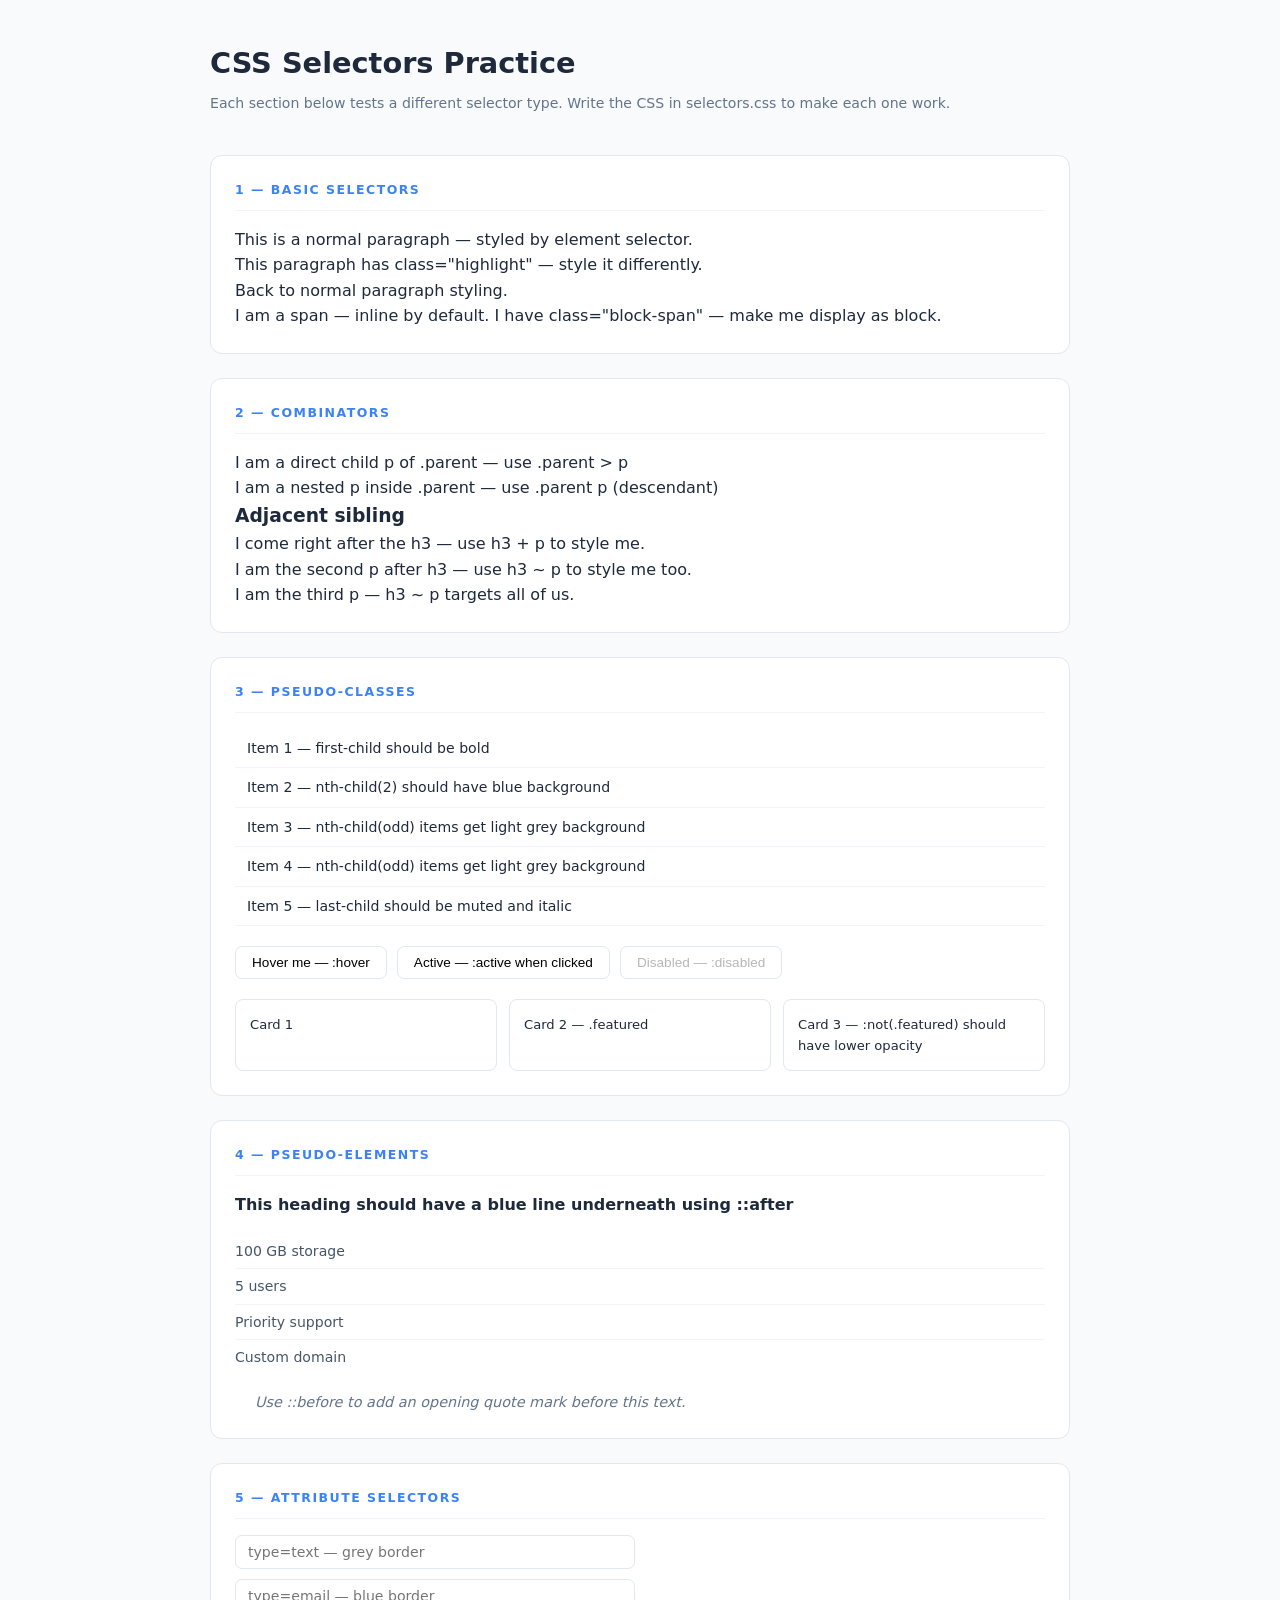
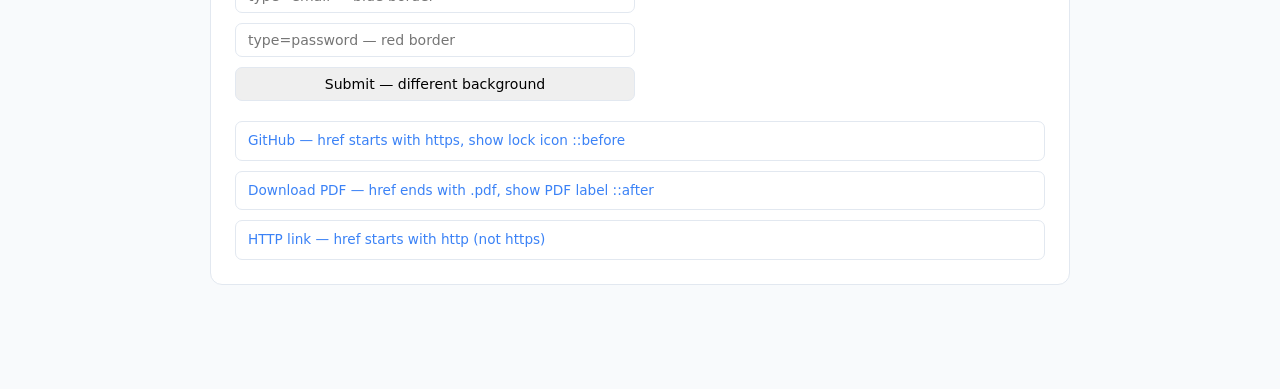
<file: DAY11/index.html>
<!DOCTYPE html>
<html lang="en">
<head>
  <meta charset="UTF-8">
  <meta name="viewport" content="width=device-width, initial-scale=1.0">
  <title>Day 11 — Selectors Practice</title>
  <link rel="stylesheet" href="selectors.css">
</head>
<body>

  <div class="wrap">
    <h1>CSS Selectors Practice</h1>
    <p class="intro">Each section below tests a different selector type. Write the CSS in selectors.css to make each one work.</p>

    <!-- ── SECTION 1: Basic selectors ── -->
    <section class="demo-block">
      <h2>1 — Basic Selectors</h2>
      <p>This is a normal paragraph — styled by element selector.</p>
      <p class="highlight">This paragraph has class="highlight" — style it differently.</p>
      <p>Back to normal paragraph styling.</p>
      <span>I am a span — inline by default.</span>
      <span class="block-span">I have class="block-span" — make me display as block.</span>
    </section>

    <!-- ── SECTION 2: Combinators ── -->
    <section class="demo-block">
      <h2>2 — Combinators</h2>

      <div class="parent">
        <p>I am a direct child p of .parent — use .parent > p</p>
        <div>
          <p>I am a nested p inside .parent — use .parent p (descendant)</p>
        </div>
      </div>

      <h3>Adjacent sibling</h3>
      <p>I come right after the h3 — use h3 + p to style me.</p>
      <p>I am the second p after h3 — use h3 ~ p to style me too.</p>
      <p>I am the third p — h3 ~ p targets all of us.</p>
    </section>

    <!-- ── SECTION 3: Pseudo-classes ── -->
    <section class="demo-block">
      <h2>3 — Pseudo-classes</h2>

      <ul class="styled-list">
        <li>Item 1 — first-child should be bold</li>
        <li>Item 2 — nth-child(2) should have blue background</li>
        <li>Item 3 — nth-child(odd) items get light grey background</li>
        <li>Item 4 — nth-child(odd) items get light grey background</li>
        <li>Item 5 — last-child should be muted and italic</li>
      </ul>

      <div class="btn-group">
        <button class="btn">Hover me — :hover</button>
        <button class="btn">Active — :active when clicked</button>
        <button class="btn" disabled>Disabled — :disabled</button>
      </div>

      <div class="card-group">
        <div class="item-card">Card 1</div>
        <div class="item-card featured">Card 2 — .featured</div>
        <div class="item-card">Card 3 — :not(.featured) should have lower opacity</div>
      </div>
    </section>

    <!-- ── SECTION 4: Pseudo-elements ── -->
    <section class="demo-block">
      <h2>4 — Pseudo-elements</h2>

      <h3 class="underlined-heading">This heading should have a blue line underneath using ::after</h3>

      <ul class="check-list">
        <li>100 GB storage</li>
        <li>5 users</li>
        <li>Priority support</li>
        <li>Custom domain</li>
      </ul>

      <p class="quote">Use ::before to add an opening quote mark before this text.</p>
    </section>

    <!-- ── SECTION 5: Attribute selectors ── -->
    <section class="demo-block">
      <h2>5 — Attribute Selectors</h2>

      <form class="attr-form">
        <input type="text"     placeholder="type=text — grey border">
        <input type="email"    placeholder="type=email — blue border">
        <input type="password" placeholder="type=password — red border">
        <input type="submit"   value="Submit — different background">
      </form>

      <div class="link-list">
        <a href="https://github.com" target="_blank" rel="noopener">GitHub — href starts with https, show lock icon ::before</a>
        <a href="document.pdf">Download PDF — href ends with .pdf, show PDF label ::after</a>
        <a href="http://example.com">HTTP link — href starts with http (not https)</a>
      </div>
    </section>

  </div>

</body>
</html>
</file>
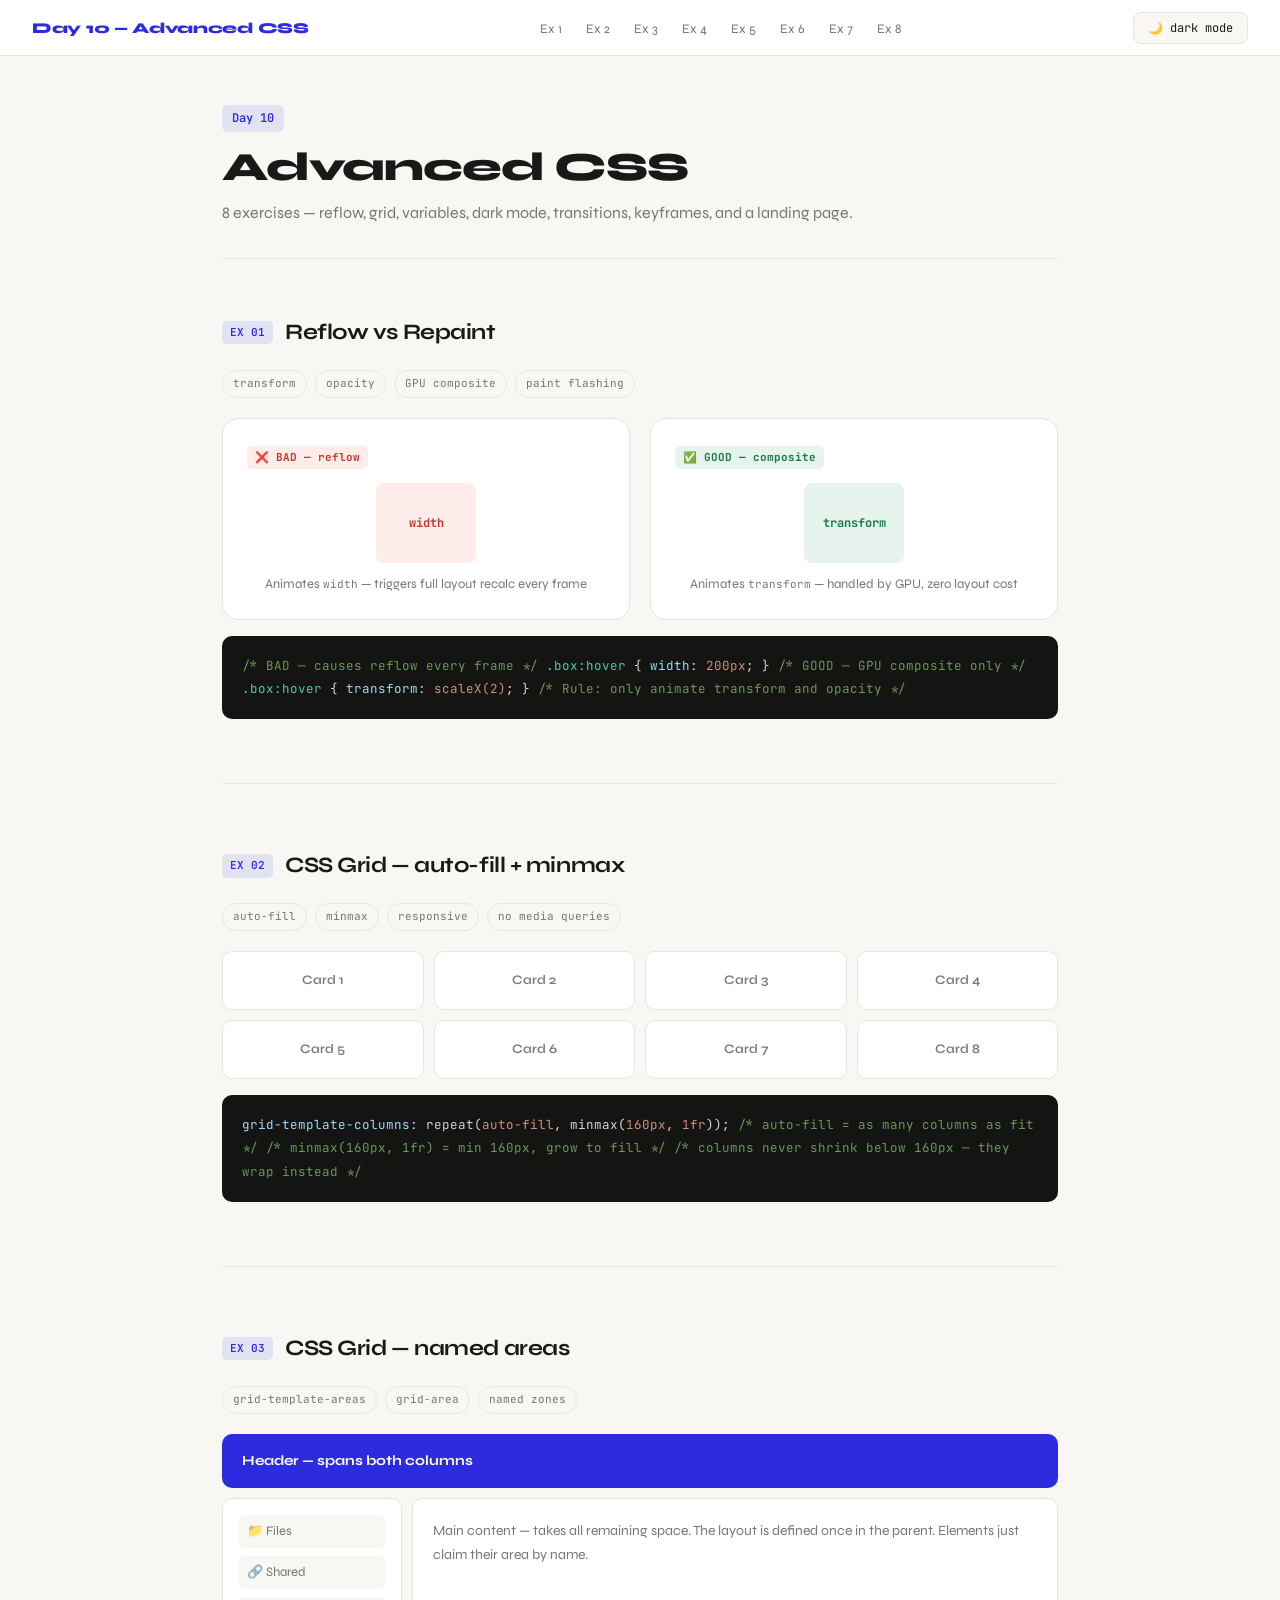
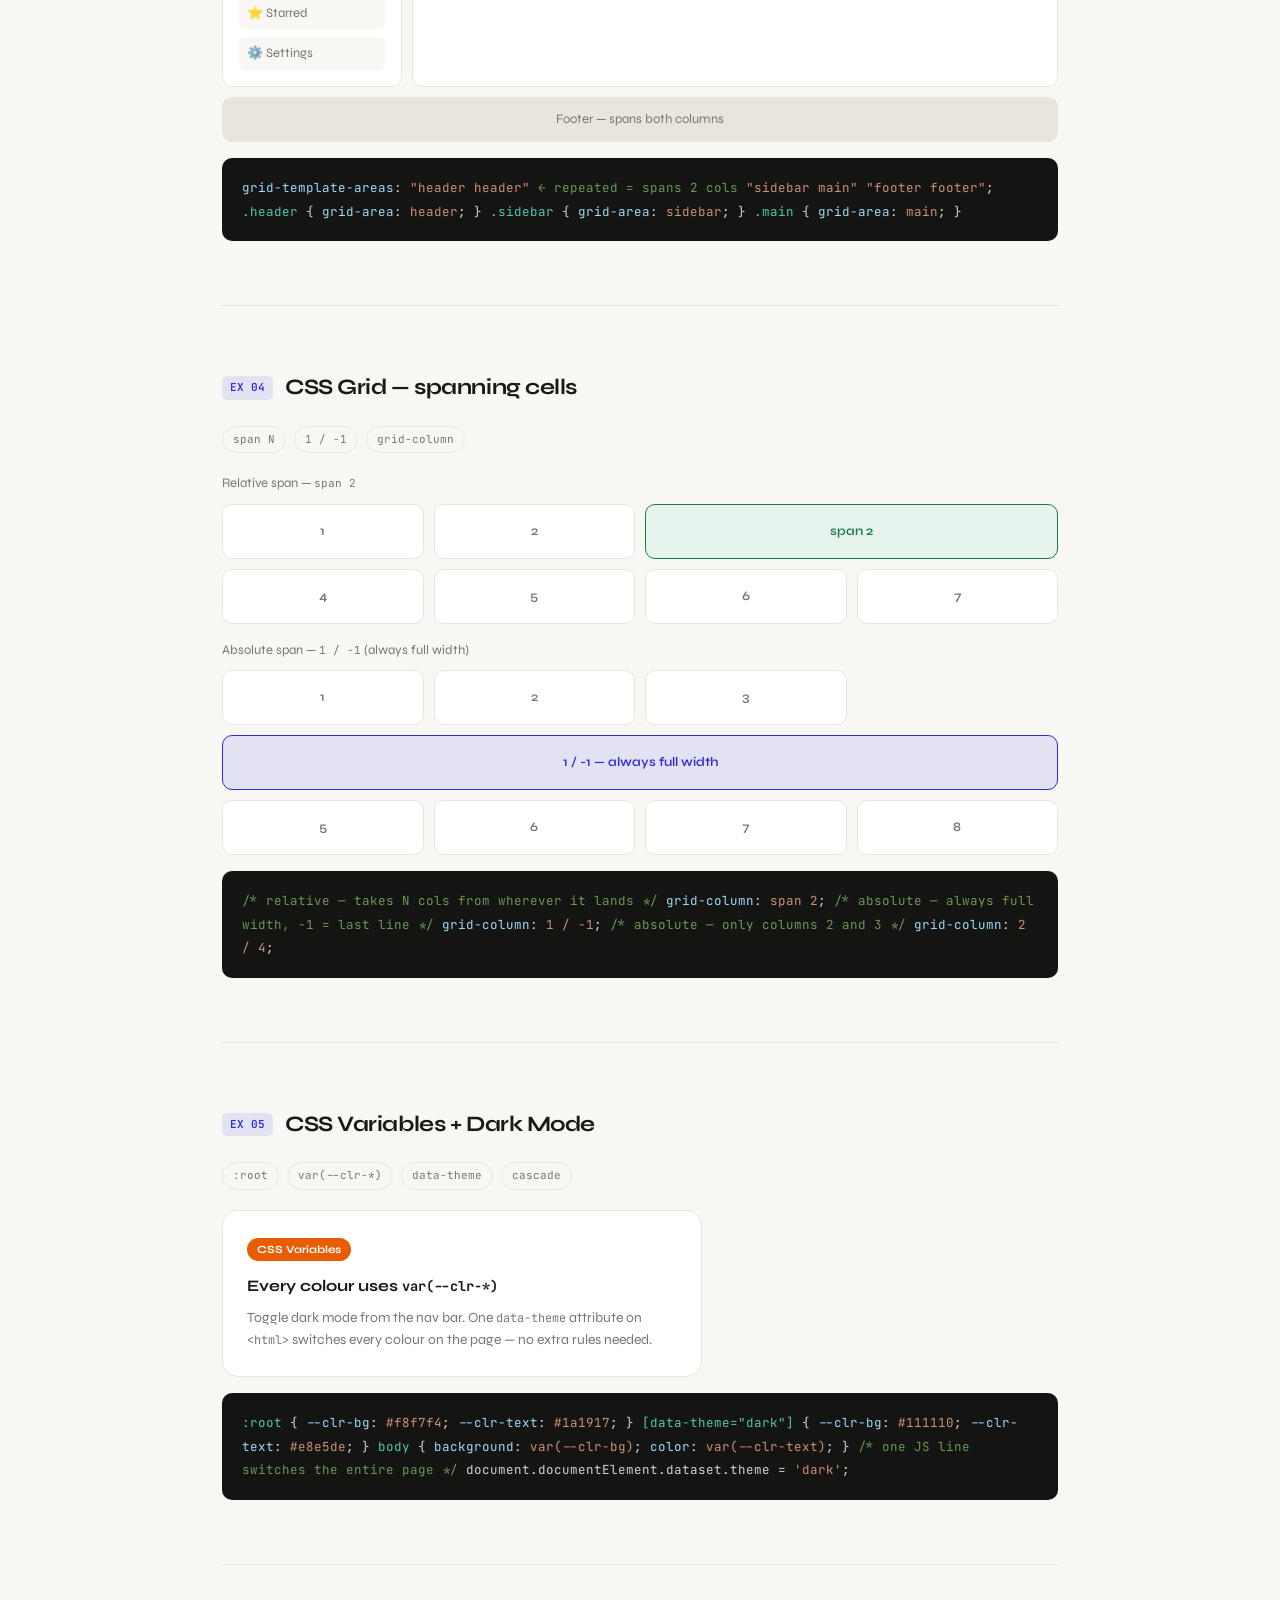
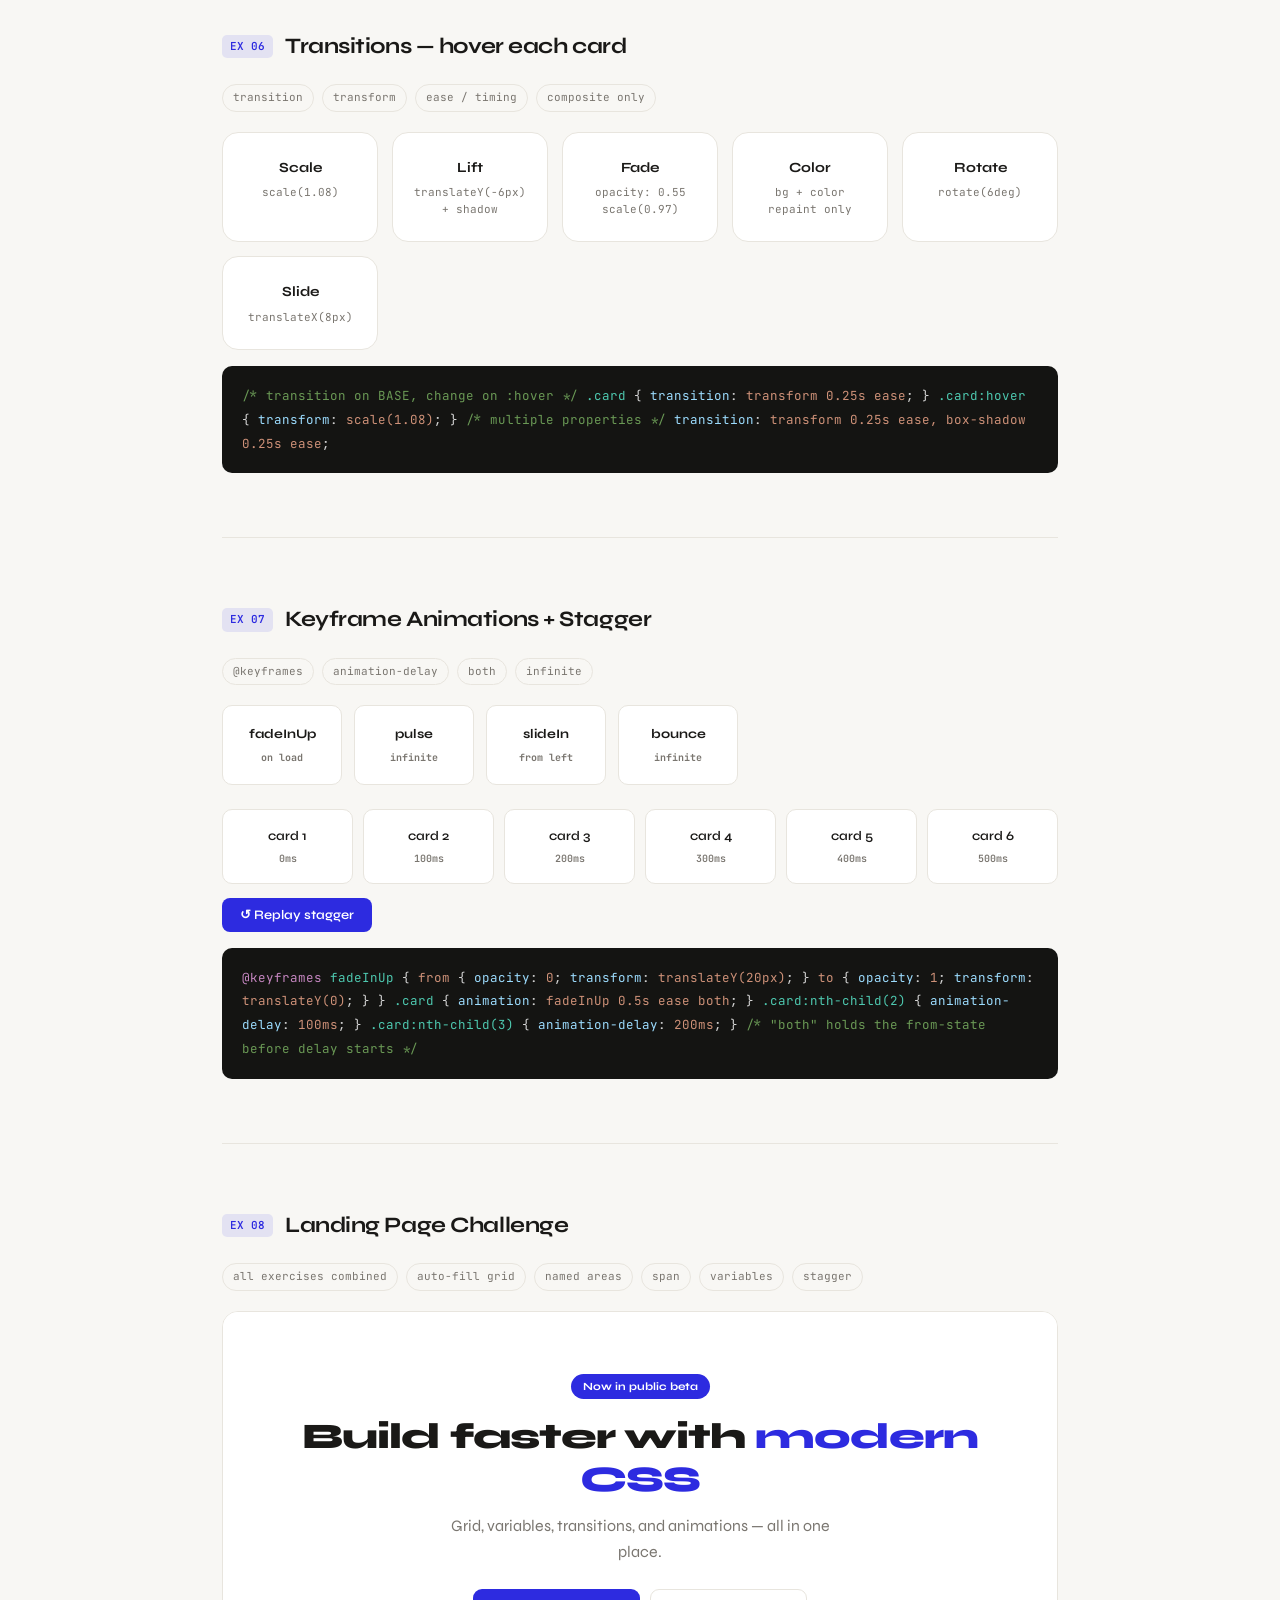
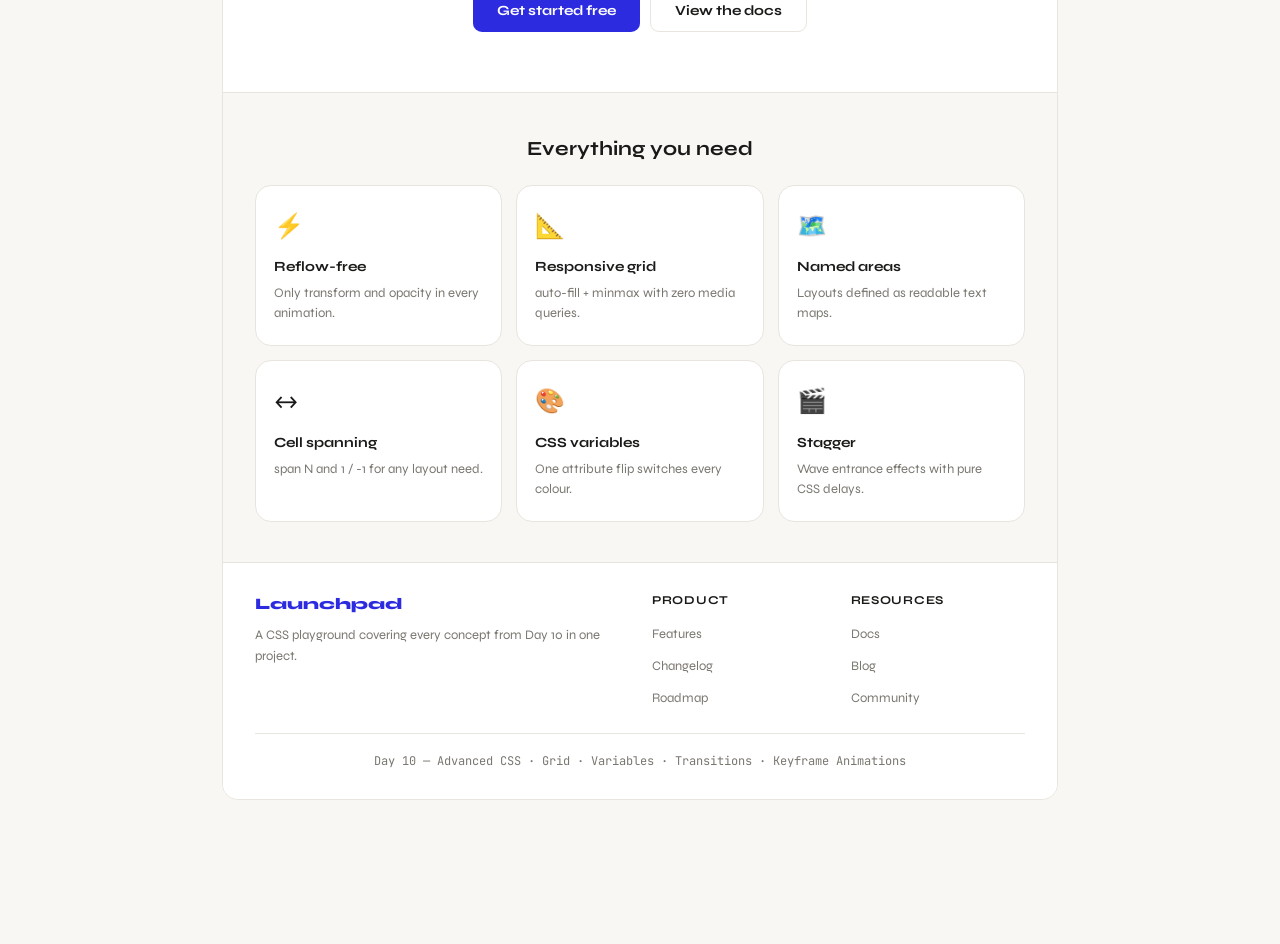
<file: DAY10/day10.html>
<!DOCTYPE html>
<html lang="en">
<head>
  <meta charset="UTF-8" />
  <meta name="viewport" content="width=device-width, initial-scale=1.0"/>
  <title>Day 10 — Advanced CSS</title>
  <link href="https://fonts.googleapis.com/css2?family=JetBrains+Mono:wght@400;600&family=Syne:wght@400;600;700;800&display=swap" rel="stylesheet"/>
  <style>

    /* ============================================================
       CSS VARIABLES — Exercise 5
       ============================================================ */
    :root {
      --clr-bg:        #f8f7f4;
      --clr-surface:   #ffffff;
      --clr-border:    #e8e5de;
      --clr-text:      #1a1917;
      --clr-muted:     #7a7670;
      --clr-primary:   #2d2be0;
      --clr-primary-t: #ffffff;
      --clr-accent:    #e85d04;
      --clr-good:      #1a7a4a;
      --clr-good-bg:   #e6f4ed;
      --clr-bad:       #c0392b;
      --clr-bad-bg:    #fdecea;
      --radius:        10px;
      --radius-lg:     16px;
    }

    [data-theme="dark"] {
      --clr-bg:        #111110;
      --clr-surface:   #1c1c1a;
      --clr-border:    #2e2e2b;
      --clr-text:      #e8e5de;
      --clr-muted:     #7a7670;
      --clr-primary:   #6b69f5;
      --clr-primary-t: #ffffff;
      --clr-accent:    #f97316;
      --clr-good:      #4ade80;
      --clr-good-bg:   #052e16;
      --clr-bad:       #f87171;
      --clr-bad-bg:    #2d0a0a;
    }

    /* ============================================================
       BASE
       ============================================================ */
    *, *::before, *::after { box-sizing: border-box; margin: 0; padding: 0; }

    body {
      font-family: 'Syne', sans-serif;
      background: var(--clr-bg);
      color: var(--clr-text);
      transition: background 0.3s, color 0.3s;
      line-height: 1.6;
    }

    code, .mono {
      font-family: 'JetBrains Mono', monospace;
      font-size: 0.85em;
    }

    /* ============================================================
       STICKY NAV
       ============================================================ */
    .site-nav {
      position: sticky;
      top: 0;
      z-index: 100;
      background: var(--clr-surface);
      border-bottom: 1px solid var(--clr-border);
      padding: 0 32px;
      display: flex;
      align-items: center;
      justify-content: space-between;
      height: 56px;
    }

    .site-nav .brand {
      font-size: 15px;
      font-weight: 800;
      color: var(--clr-primary);
      letter-spacing: -0.02em;
    }

    .nav-links {
      display: flex;
      gap: 4px;
      list-style: none;
    }

    .nav-links a {
      font-size: 13px;
      color: var(--clr-muted);
      text-decoration: none;
      padding: 6px 10px;
      border-radius: 6px;
      transition: background 0.15s, color 0.15s;
    }

    .nav-links a:hover {
      background: var(--clr-border);
      color: var(--clr-text);
    }

    .dark-btn {
      font-family: 'JetBrains Mono', monospace;
      font-size: 12px;
      padding: 7px 14px;
      background: var(--clr-bg);
      border: 1px solid var(--clr-border);
      border-radius: 8px;
      color: var(--clr-text);
      cursor: pointer;
      transition: background 0.2s;
    }

    .dark-btn:hover { background: var(--clr-border); }

    /* ============================================================
       PAGE WRAPPER
       ============================================================ */
    .page {
      max-width: 900px;
      margin: 0 auto;
      padding: 48px 32px 80px;
    }

    .page-header {
      margin-bottom: 56px;
      padding-bottom: 32px;
      border-bottom: 1px solid var(--clr-border);
    }

    .page-header .day-tag {
      display: inline-block;
      font-family: 'JetBrains Mono', monospace;
      font-size: 12px;
      font-weight: 600;
      color: var(--clr-primary);
      background: color-mix(in srgb, var(--clr-primary) 10%, transparent);
      padding: 4px 10px;
      border-radius: 6px;
      margin-bottom: 12px;
    }

    .page-header h1 {
      font-size: 40px;
      font-weight: 800;
      line-height: 1.15;
      letter-spacing: -0.03em;
      margin-bottom: 10px;
    }

    .page-header p {
      font-size: 16px;
      color: var(--clr-muted);
    }

    /* ============================================================
       EXERCISE SECTIONS
       ============================================================ */
    .exercise {
      margin-bottom: 64px;
      scroll-margin-top: 72px;
    }

    .ex-header {
      display: flex;
      align-items: center;
      gap: 12px;
      margin-bottom: 20px;
    }

    .ex-num {
      font-family: 'JetBrains Mono', monospace;
      font-size: 11px;
      font-weight: 600;
      color: var(--clr-primary);
      background: color-mix(in srgb, var(--clr-primary) 10%, transparent);
      padding: 3px 8px;
      border-radius: 5px;
      flex-shrink: 0;
    }

    .ex-title {
      font-size: 22px;
      font-weight: 700;
      letter-spacing: -0.02em;
    }

    .ex-divider {
      border: none;
      border-top: 1px solid var(--clr-border);
      margin: 64px 0;
    }

    /* ============================================================
       CODE BLOCKS
       ============================================================ */
    .code-block {
      background: #141412;
      color: #d4d4d4;
      border-radius: var(--radius);
      padding: 18px 20px;
      font-family: 'JetBrains Mono', monospace;
      font-size: 12.5px;
      line-height: 1.9;
      margin-top: 16px;
      overflow-x: auto;
    }

    .ck  { color: #c586c0; }
    .cp  { color: #9cdcfe; }
    .cv  { color: #ce9178; }
    .cc  { color: #6a9955; }
    .cs  { color: #4ec9b0; }

    /* ============================================================
       EX 1 — Reflow vs Repaint
       ============================================================ */
    .ex1-row {
      display: flex;
      gap: 20px;
      flex-wrap: wrap;
    }

    .ex1-card {
      flex: 1;
      min-width: 200px;
      border: 1px solid var(--clr-border);
      border-radius: var(--radius-lg);
      padding: 24px;
      background: var(--clr-surface);
    }

    .ex1-card .badge {
      font-size: 11px;
      font-weight: 700;
      font-family: 'JetBrains Mono', monospace;
      padding: 3px 8px;
      border-radius: 5px;
      margin-bottom: 14px;
      display: inline-block;
    }

    .badge-bad  { background: var(--clr-bad-bg);  color: var(--clr-bad);  }
    .badge-good { background: var(--clr-good-bg); color: var(--clr-good); }

    .demo-box {
      width: 100px;
      height: 80px;
      border-radius: 8px;
      display: flex;
      align-items: center;
      justify-content: center;
      font-size: 12px;
      font-weight: 700;
      font-family: 'JetBrains Mono', monospace;
      margin: 0 auto 12px;
      cursor: default;
    }

    .bad-demo  { background: var(--clr-bad-bg);  color: var(--clr-bad);  transition: width 0.4s ease; }
    .bad-demo:hover  { width: 180px; }

    .good-demo { background: var(--clr-good-bg); color: var(--clr-good); transition: transform 0.4s ease; }
    .good-demo:hover { transform: scaleX(1.6); }

    .ex1-note { font-size: 13px; color: var(--clr-muted); text-align: center; line-height: 1.5; }

    /* ============================================================
       EX 2 — auto-fill + minmax
       ============================================================ */
    .auto-grid {
      display: grid;
      grid-template-columns: repeat(auto-fill, minmax(160px, 1fr));
      gap: 10px;
    }

    .grid-card {
      background: var(--clr-surface);
      border: 1px solid var(--clr-border);
      border-radius: var(--radius);
      padding: 18px;
      font-size: 13px;
      font-weight: 600;
      text-align: center;
      color: var(--clr-muted);
    }

    /* ============================================================
       EX 3 — named areas
       ============================================================ */
    .named-layout {
      display: grid;
      grid-template-areas:
        "header  header"
        "sidebar main"
        "footer  footer";
      grid-template-columns: 180px 1fr;
      grid-template-rows: auto 1fr auto;
      gap: 10px;
      min-height: 280px;
    }

    .ga-header  { grid-area: header;  }
    .ga-sidebar { grid-area: sidebar; }
    .ga-main    { grid-area: main;    }
    .ga-footer  { grid-area: footer;  }

    .ga-header  { background: var(--clr-primary); color: var(--clr-primary-t); border-radius: var(--radius); padding: 16px 20px; font-weight: 700; font-size: 14px; }
    .ga-sidebar { background: var(--clr-surface); border: 1px solid var(--clr-border); border-radius: var(--radius); padding: 16px; font-size: 13px; color: var(--clr-muted); }
    .ga-main    { background: var(--clr-surface); border: 1px solid var(--clr-border); border-radius: var(--radius); padding: 20px; font-size: 14px; color: var(--clr-muted); line-height: 1.7; }
    .ga-footer  { background: var(--clr-border);  border-radius: var(--radius); padding: 12px 20px; font-size: 13px; color: var(--clr-muted); text-align: center; }

    .ga-sidebar ul { list-style: none; display: flex; flex-direction: column; gap: 8px; }
    .ga-sidebar li { padding: 6px 8px; border-radius: 6px; background: var(--clr-bg); cursor: pointer; }

    /* ============================================================
       EX 4 — spanning cells
       ============================================================ */
    .span-grid {
      display: grid;
      grid-template-columns: repeat(4, 1fr);
      gap: 10px;
      margin-bottom: 16px;
    }

    .span-card {
      background: var(--clr-surface);
      border: 1px solid var(--clr-border);
      border-radius: var(--radius);
      padding: 16px;
      font-size: 13px;
      font-weight: 600;
      text-align: center;
      color: var(--clr-muted);
    }

    .span-2    { grid-column: span 2;  background: var(--clr-good-bg); border-color: var(--clr-good); color: var(--clr-good); }
    .span-full { grid-column: 1 / -1; background: color-mix(in srgb, var(--clr-primary) 10%, transparent); border-color: var(--clr-primary); color: var(--clr-primary); }

    /* ============================================================
       EX 5 — CSS Variables demo
       ============================================================ */
    .var-demo-card {
      background: var(--clr-surface);
      border: 1px solid var(--clr-border);
      border-radius: var(--radius-lg);
      padding: 24px;
      max-width: 480px;
    }

    .var-demo-badge {
      display: inline-block;
      background: var(--clr-accent);
      color: #fff;
      font-size: 11px;
      font-weight: 700;
      padding: 3px 10px;
      border-radius: 20px;
      margin-bottom: 12px;
    }

    .var-demo-card h3 { font-size: 16px; margin-bottom: 8px; }
    .var-demo-card p  { font-size: 14px; color: var(--clr-muted); line-height: 1.6; }

    /* ============================================================
       EX 6 — Transitions
       ============================================================ */
    .transition-grid {
      display: grid;
      grid-template-columns: repeat(auto-fill, minmax(150px, 1fr));
      gap: 14px;
    }

    .t-card {
      background: var(--clr-surface);
      border: 1px solid var(--clr-border);
      border-radius: var(--radius-lg);
      padding: 24px 16px;
      text-align: center;
      cursor: pointer;
    }

    .t-card .t-name { font-size: 14px; font-weight: 700; margin-bottom: 5px; }
    .t-card .t-code { font-family: 'JetBrains Mono', monospace; font-size: 11px; color: var(--clr-muted); line-height: 1.5; }

    .t-scale     { transition: transform 0.25s ease; }
    .t-scale:hover { transform: scale(1.08); }

    .t-lift      { transition: transform 0.25s ease, box-shadow 0.25s ease; }
    .t-lift:hover  { transform: translateY(-6px); box-shadow: 0 16px 32px rgba(0,0,0,0.12); }

    .t-fade      { transition: opacity 0.25s ease, transform 0.25s ease; }
    .t-fade:hover  { opacity: 0.55; transform: scale(0.97); }

    .t-color     { transition: background 0.25s ease, color 0.25s ease, border-color 0.25s ease; }
    .t-color:hover { background: var(--clr-primary); color: var(--clr-primary-t); border-color: var(--clr-primary); }
    .t-color:hover .t-code { color: rgba(255,255,255,0.7); }

    .t-rotate    { transition: transform 0.25s ease; }
    .t-rotate:hover { transform: rotate(6deg); }

    .t-slide     { transition: transform 0.25s ease; }
    .t-slide:hover  { transform: translateX(8px); }

    /* ============================================================
       EX 7 — Keyframes + Stagger
       ============================================================ */
    @keyframes fadeInUp {
      from { opacity: 0; transform: translateY(20px); }
      to   { opacity: 1; transform: translateY(0); }
    }

    @keyframes pulse {
      0%, 100% { transform: scale(1); }
      50%       { transform: scale(1.09); }
    }

    @keyframes slideIn {
      from { opacity: 0; transform: translateX(-32px); }
      to   { opacity: 1; transform: translateX(0); }
    }

    @keyframes bounce {
      0%, 100% { transform: translateY(0); }
      50%       { transform: translateY(-18px); }
    }

    .anim-row {
      display: flex;
      gap: 12px;
      flex-wrap: wrap;
      margin-bottom: 24px;
    }

    .anim-box {
      background: var(--clr-surface);
      border: 1px solid var(--clr-border);
      border-radius: var(--radius);
      padding: 18px 20px;
      font-size: 13px;
      font-weight: 700;
      text-align: center;
      min-width: 120px;
    }

    .anim-box .a-label { font-family: 'JetBrains Mono', monospace; font-size: 10px; color: var(--clr-muted); margin-top: 5px; }

    .a-fadeinup { animation: fadeInUp 0.6s ease both; }
    .a-pulse    { animation: pulse 1.2s ease-in-out infinite; }
    .a-slidein  { animation: slideIn 0.6s ease both; }
    .a-bounce   { animation: bounce 0.7s ease-in-out infinite; }

    .stagger-grid {
      display: grid;
      grid-template-columns: repeat(auto-fill, minmax(130px, 1fr));
      gap: 10px;
    }

    .stagger-card {
      background: var(--clr-surface);
      border: 1px solid var(--clr-border);
      border-radius: var(--radius);
      padding: 16px;
      font-size: 13px;
      font-weight: 600;
      text-align: center;
      animation: fadeInUp 0.5s ease both;
    }

    .stagger-card .s-delay { font-family: 'JetBrains Mono', monospace; font-size: 10px; color: var(--clr-muted); margin-top: 4px; }
    .stagger-card:nth-child(1) { animation-delay: 0ms; }
    .stagger-card:nth-child(2) { animation-delay: 100ms; }
    .stagger-card:nth-child(3) { animation-delay: 200ms; }
    .stagger-card:nth-child(4) { animation-delay: 300ms; }
    .stagger-card:nth-child(5) { animation-delay: 400ms; }
    .stagger-card:nth-child(6) { animation-delay: 500ms; }

    .replay-btn {
      margin-top: 14px;
      padding: 9px 18px;
      background: var(--clr-primary);
      color: var(--clr-primary-t);
      border: none;
      border-radius: 8px;
      font-size: 13px;
      font-weight: 600;
      font-family: 'Syne', sans-serif;
      cursor: pointer;
      transition: transform 0.2s ease;
    }

    .replay-btn:hover { transform: translateY(-2px); }

    /* ============================================================
       EX 8 — Landing Page Challenge
       ============================================================ */
    .landing {
      border: 1px solid var(--clr-border);
      border-radius: var(--radius-lg);
      overflow: hidden;
      background: var(--clr-surface);
    }

    .lp-hero {
      text-align: center;
      padding: 60px 32px;
      background: var(--clr-surface);
      border-bottom: 1px solid var(--clr-border);
    }

    .lp-badge {
      display: inline-block;
      background: var(--clr-primary);
      color: var(--clr-primary-t);
      font-size: 11px;
      font-weight: 700;
      padding: 4px 12px;
      border-radius: 20px;
      margin-bottom: 16px;
    }

    .lp-hero h2 {
      font-size: 36px;
      font-weight: 800;
      letter-spacing: -0.03em;
      margin-bottom: 12px;
      line-height: 1.2;
    }

    .lp-hero h2 span { color: var(--clr-primary); }

    .lp-hero p {
      font-size: 16px;
      color: var(--clr-muted);
      max-width: 400px;
      margin: 0 auto 24px;
    }

    .lp-cta { display: flex; gap: 10px; justify-content: center; flex-wrap: wrap; }

    .lp-btn-primary {
      padding: 12px 24px;
      background: var(--clr-primary);
      color: var(--clr-primary-t);
      border: none;
      border-radius: 9px;
      font-size: 14px;
      font-weight: 700;
      font-family: 'Syne', sans-serif;
      cursor: pointer;
      transition: transform 0.2s ease;
    }

    .lp-btn-primary:hover { transform: translateY(-2px); }

    .lp-btn-secondary {
      padding: 12px 24px;
      background: transparent;
      color: var(--clr-text);
      border: 1px solid var(--clr-border);
      border-radius: 9px;
      font-size: 14px;
      font-weight: 700;
      font-family: 'Syne', sans-serif;
      cursor: pointer;
      transition: transform 0.2s ease, background 0.2s ease;
    }

    .lp-btn-secondary:hover { transform: translateY(-2px); background: var(--clr-bg); }

    .lp-features {
      padding: 40px 32px;
      background: var(--clr-bg);
      border-bottom: 1px solid var(--clr-border);
    }

    .lp-features h3 { font-size: 20px; font-weight: 700; margin-bottom: 20px; text-align: center; }

    .lp-feature-grid {
      display: grid;
      grid-template-columns: repeat(auto-fill, minmax(200px, 1fr));
      gap: 14px;
    }

    .lp-card {
      background: var(--clr-surface);
      border: 1px solid var(--clr-border);
      border-radius: var(--radius-lg);
      padding: 22px 18px;
      transition: transform 0.25s ease, box-shadow 0.25s ease;
      animation: fadeInUp 0.5s ease both;
      cursor: default;
    }

    .lp-card:hover { transform: translateY(-4px); box-shadow: 0 12px 28px rgba(0,0,0,0.08); }
    .lp-card:nth-child(1) { animation-delay: 0ms; }
    .lp-card:nth-child(2) { animation-delay: 100ms; }
    .lp-card:nth-child(3) { animation-delay: 200ms; }
    .lp-card:nth-child(4) { animation-delay: 300ms; }
    .lp-card:nth-child(5) { animation-delay: 400ms; }
    .lp-card:nth-child(6) { animation-delay: 500ms; }

    .lp-card .lp-icon { font-size: 24px; margin-bottom: 10px; }
    .lp-card h4 { font-size: 14px; font-weight: 700; margin-bottom: 6px; }
    .lp-card p  { font-size: 13px; color: var(--clr-muted); line-height: 1.5; }

    .lp-footer {
      padding: 28px 32px;
      display: grid;
      grid-template-columns: repeat(4, 1fr);
      gap: 24px;
      background: var(--clr-surface);
    }

    .lp-footer-brand { grid-column: span 2; }
    .lp-footer-brand .lp-logo { font-size: 16px; font-weight: 800; color: var(--clr-primary); margin-bottom: 8px; }
    .lp-footer-brand p { font-size: 13px; color: var(--clr-muted); line-height: 1.6; }
    .lp-footer-col h5 { font-size: 12px; font-weight: 700; text-transform: uppercase; letter-spacing: 0.06em; margin-bottom: 10px; color: var(--clr-text); }
    .lp-footer-col ul { list-style: none; display: flex; flex-direction: column; gap: 6px; }
    .lp-footer-col a  { font-size: 13px; color: var(--clr-muted); text-decoration: none; transition: color 0.15s; }
    .lp-footer-col a:hover { color: var(--clr-primary); }

    .lp-footer-bottom {
      grid-column: 1 / -1;
      border-top: 1px solid var(--clr-border);
      padding-top: 18px;
      font-size: 12px;
      color: var(--clr-muted);
      text-align: center;
      font-family: 'JetBrains Mono', monospace;
    }

    /* ============================================================
       CONCEPT PILLS
       ============================================================ */
    .concept-pills {
      display: flex;
      flex-wrap: wrap;
      gap: 8px;
      margin-bottom: 20px;
    }

    .pill {
      font-family: 'JetBrains Mono', monospace;
      font-size: 11px;
      padding: 4px 10px;
      border-radius: 20px;
      background: var(--clr-bg);
      border: 1px solid var(--clr-border);
      color: var(--clr-muted);
    }

  </style>
</head>
<body>

  <!-- STICKY NAV -->
  <nav class="site-nav">
    <div class="brand">Day 10 — Advanced CSS</div>
    <ul class="nav-links">
      <li><a href="#ex1">Ex 1</a></li>
      <li><a href="#ex2">Ex 2</a></li>
      <li><a href="#ex3">Ex 3</a></li>
      <li><a href="#ex4">Ex 4</a></li>
      <li><a href="#ex5">Ex 5</a></li>
      <li><a href="#ex6">Ex 6</a></li>
      <li><a href="#ex7">Ex 7</a></li>
      <li><a href="#ex8">Ex 8</a></li>
    </ul>
    <button class="dark-btn" onclick="toggleDark()">🌙 dark mode</button>
  </nav>

  <div class="page">

    <div class="page-header">
      <div class="day-tag">Day 10</div>
      <h1>Advanced CSS</h1>
      <p>8 exercises — reflow, grid, variables, dark mode, transitions, keyframes, and a landing page.</p>
    </div>

    <!-- ==================== EXERCISE 1 ==================== -->
    <section class="exercise" id="ex1">
      <div class="ex-header">
        <span class="ex-num">EX 01</span>
        <h2 class="ex-title">Reflow vs Repaint</h2>
      </div>
      <div class="concept-pills">
        <span class="pill">transform</span>
        <span class="pill">opacity</span>
        <span class="pill">GPU composite</span>
        <span class="pill">paint flashing</span>
      </div>

      <div class="ex1-row">
        <div class="ex1-card">
          <span class="badge badge-bad">❌ BAD — reflow</span>
          <div class="demo-box bad-demo">width</div>
          <p class="ex1-note">Animates <code>width</code> — triggers full layout recalc every frame</p>
        </div>
        <div class="ex1-card">
          <span class="badge badge-good">✅ GOOD — composite</span>
          <div class="demo-box good-demo">transform</div>
          <p class="ex1-note">Animates <code>transform</code> — handled by GPU, zero layout cost</p>
        </div>
      </div>

      <div class="code-block">
<span class="cc">/* BAD — causes reflow every frame */</span>
<span class="cs">.box:hover</span> { <span class="cp">width</span>: <span class="cv">200px</span>; }

<span class="cc">/* GOOD — GPU composite only */</span>
<span class="cs">.box:hover</span> { <span class="cp">transform</span>: <span class="cv">scaleX(2)</span>; }

<span class="cc">/* Rule: only animate transform and opacity */</span></div>
    </section>

    <hr class="ex-divider" />

    <!-- ==================== EXERCISE 2 ==================== -->
    <section class="exercise" id="ex2">
      <div class="ex-header">
        <span class="ex-num">EX 02</span>
        <h2 class="ex-title">CSS Grid — auto-fill + minmax</h2>
      </div>
      <div class="concept-pills">
        <span class="pill">auto-fill</span>
        <span class="pill">minmax</span>
        <span class="pill">responsive</span>
        <span class="pill">no media queries</span>
      </div>

      <div class="auto-grid">
        <div class="grid-card">Card 1</div>
        <div class="grid-card">Card 2</div>
        <div class="grid-card">Card 3</div>
        <div class="grid-card">Card 4</div>
        <div class="grid-card">Card 5</div>
        <div class="grid-card">Card 6</div>
        <div class="grid-card">Card 7</div>
        <div class="grid-card">Card 8</div>
      </div>

      <div class="code-block">
<span class="cp">grid-template-columns</span>: repeat(<span class="cv">auto-fill</span>, minmax(<span class="cv">160px</span>, <span class="cv">1fr</span>));

<span class="cc">/* auto-fill = as many columns as fit */</span>
<span class="cc">/* minmax(160px, 1fr) = min 160px, grow to fill */</span>
<span class="cc">/* columns never shrink below 160px — they wrap instead */</span></div>
    </section>

    <hr class="ex-divider" />

    <!-- ==================== EXERCISE 3 ==================== -->
    <section class="exercise" id="ex3">
      <div class="ex-header">
        <span class="ex-num">EX 03</span>
        <h2 class="ex-title">CSS Grid — named areas</h2>
      </div>
      <div class="concept-pills">
        <span class="pill">grid-template-areas</span>
        <span class="pill">grid-area</span>
        <span class="pill">named zones</span>
      </div>

      <div class="named-layout">
        <header class="ga-header">Header — spans both columns</header>
        <aside class="ga-sidebar">
          <ul>
            <li>📁 Files</li>
            <li>🔗 Shared</li>
            <li>⭐ Starred</li>
            <li>⚙️ Settings</li>
          </ul>
        </aside>
        <main class="ga-main">Main content — takes all remaining space. The layout is defined once in the parent. Elements just claim their area by name.</main>
        <footer class="ga-footer">Footer — spans both columns</footer>
      </div>

      <div class="code-block">
<span class="cp">grid-template-areas</span>:
  <span class="cv">"header  header"</span>   <span class="cc">← repeated = spans 2 cols</span>
  <span class="cv">"sidebar main"</span>
  <span class="cv">"footer  footer"</span>;

<span class="cs">.header</span>  { <span class="cp">grid-area</span>: <span class="cv">header</span>;  }
<span class="cs">.sidebar</span> { <span class="cp">grid-area</span>: <span class="cv">sidebar</span>; }
<span class="cs">.main</span>    { <span class="cp">grid-area</span>: <span class="cv">main</span>;    }</div>
    </section>

    <hr class="ex-divider" />

    <!-- ==================== EXERCISE 4 ==================== -->
    <section class="exercise" id="ex4">
      <div class="ex-header">
        <span class="ex-num">EX 04</span>
        <h2 class="ex-title">CSS Grid — spanning cells</h2>
      </div>
      <div class="concept-pills">
        <span class="pill">span N</span>
        <span class="pill">1 / -1</span>
        <span class="pill">grid-column</span>
      </div>

      <p style="font-size:13px;color:var(--clr-muted);margin-bottom:10px;">Relative span — <code>span 2</code></p>
      <div class="span-grid" style="margin-bottom:16px;">
        <div class="span-card">1</div>
        <div class="span-card">2</div>
        <div class="span-card span-2">span 2</div>
        <div class="span-card">4</div>
        <div class="span-card">5</div>
        <div class="span-card">6</div>
        <div class="span-card">7</div>
      </div>

      <p style="font-size:13px;color:var(--clr-muted);margin-bottom:10px;">Absolute span — <code>1 / -1</code> (always full width)</p>
      <div class="span-grid">
        <div class="span-card">1</div>
        <div class="span-card">2</div>
        <div class="span-card">3</div>
        <div class="span-card span-full">1 / -1 — always full width</div>
        <div class="span-card">5</div>
        <div class="span-card">6</div>
        <div class="span-card">7</div>
        <div class="span-card">8</div>
      </div>

      <div class="code-block">
<span class="cc">/* relative — takes N cols from wherever it lands */</span>
<span class="cp">grid-column</span>: <span class="cv">span 2</span>;

<span class="cc">/* absolute — always full width, -1 = last line */</span>
<span class="cp">grid-column</span>: <span class="cv">1 / -1</span>;

<span class="cc">/* absolute — only columns 2 and 3 */</span>
<span class="cp">grid-column</span>: <span class="cv">2 / 4</span>;</div>
    </section>

    <hr class="ex-divider" />

    <!-- ==================== EXERCISE 5 ==================== -->
    <section class="exercise" id="ex5">
      <div class="ex-header">
        <span class="ex-num">EX 05</span>
        <h2 class="ex-title">CSS Variables + Dark Mode</h2>
      </div>
      <div class="concept-pills">
        <span class="pill">:root</span>
        <span class="pill">var(--clr-*)</span>
        <span class="pill">data-theme</span>
        <span class="pill">cascade</span>
      </div>

      <div class="var-demo-card">
        <div class="var-demo-badge">CSS Variables</div>
        <h3>Every colour uses <code>var(--clr-*)</code></h3>
        <p>Toggle dark mode from the nav bar. One <code>data-theme</code> attribute on <code>&lt;html&gt;</code> switches every colour on the page — no extra rules needed.</p>
      </div>

      <div class="code-block">
<span class="cs">:root</span> { <span class="cp">--clr-bg</span>: <span class="cv">#f8f7f4</span>; <span class="cp">--clr-text</span>: <span class="cv">#1a1917</span>; }

<span class="cs">[data-theme="dark"]</span> { <span class="cp">--clr-bg</span>: <span class="cv">#111110</span>; <span class="cp">--clr-text</span>: <span class="cv">#e8e5de</span>; }

<span class="cs">body</span> { <span class="cp">background</span>: <span class="cv">var(--clr-bg)</span>; <span class="cp">color</span>: <span class="cv">var(--clr-text)</span>; }

<span class="cc">/* one JS line switches the entire page */</span>
document.documentElement.dataset.theme = <span class="cv">'dark'</span>;</div>
    </section>

    <hr class="ex-divider" />

    <!-- ==================== EXERCISE 6 ==================== -->
    <section class="exercise" id="ex6">
      <div class="ex-header">
        <span class="ex-num">EX 06</span>
        <h2 class="ex-title">Transitions — hover each card</h2>
      </div>
      <div class="concept-pills">
        <span class="pill">transition</span>
        <span class="pill">transform</span>
        <span class="pill">ease / timing</span>
        <span class="pill">composite only</span>
      </div>

      <div class="transition-grid">
        <div class="t-card t-scale">
          <div class="t-name">Scale</div>
          <div class="t-code">scale(1.08)</div>
        </div>
        <div class="t-card t-lift">
          <div class="t-name">Lift</div>
          <div class="t-code">translateY(-6px)<br>+ shadow</div>
        </div>
        <div class="t-card t-fade">
          <div class="t-name">Fade</div>
          <div class="t-code">opacity: 0.55<br>scale(0.97)</div>
        </div>
        <div class="t-card t-color">
          <div class="t-name">Color</div>
          <div class="t-code">bg + color<br>repaint only</div>
        </div>
        <div class="t-card t-rotate">
          <div class="t-name">Rotate</div>
          <div class="t-code">rotate(6deg)</div>
        </div>
        <div class="t-card t-slide">
          <div class="t-name">Slide</div>
          <div class="t-code">translateX(8px)</div>
        </div>
      </div>

      <div class="code-block">
<span class="cc">/* transition on BASE, change on :hover */</span>
<span class="cs">.card</span>       { <span class="cp">transition</span>: <span class="cv">transform 0.25s ease</span>; }
<span class="cs">.card:hover</span>  { <span class="cp">transform</span>: <span class="cv">scale(1.08)</span>; }

<span class="cc">/* multiple properties */</span>
<span class="cp">transition</span>: <span class="cv">transform 0.25s ease, box-shadow 0.25s ease</span>;</div>
    </section>

    <hr class="ex-divider" />

    <!-- ==================== EXERCISE 7 ==================== -->
    <section class="exercise" id="ex7">
      <div class="ex-header">
        <span class="ex-num">EX 07</span>
        <h2 class="ex-title">Keyframe Animations + Stagger</h2>
      </div>
      <div class="concept-pills">
        <span class="pill">@keyframes</span>
        <span class="pill">animation-delay</span>
        <span class="pill">both</span>
        <span class="pill">infinite</span>
      </div>

      <div class="anim-row">
        <div class="anim-box a-fadeinup">
          fadeInUp
          <div class="a-label">on load</div>
        </div>
        <div class="anim-box a-pulse">
          pulse
          <div class="a-label">infinite</div>
        </div>
        <div class="anim-box a-slidein">
          slideIn
          <div class="a-label">from left</div>
        </div>
        <div class="anim-box a-bounce">
          bounce
          <div class="a-label">infinite</div>
        </div>
      </div>

      <div class="stagger-grid" id="staggerGrid">
        <div class="stagger-card">card 1<div class="s-delay">0ms</div></div>
        <div class="stagger-card">card 2<div class="s-delay">100ms</div></div>
        <div class="stagger-card">card 3<div class="s-delay">200ms</div></div>
        <div class="stagger-card">card 4<div class="s-delay">300ms</div></div>
        <div class="stagger-card">card 5<div class="s-delay">400ms</div></div>
        <div class="stagger-card">card 6<div class="s-delay">500ms</div></div>
      </div>
      <button class="replay-btn" onclick="replayStagger()">↺ Replay stagger</button>

      <div class="code-block">
<span class="ck">@keyframes</span> <span class="cs">fadeInUp</span> {
  <span class="cv">from</span> { <span class="cp">opacity</span>: <span class="cv">0</span>; <span class="cp">transform</span>: <span class="cv">translateY(20px)</span>; }
  <span class="cv">to</span>   { <span class="cp">opacity</span>: <span class="cv">1</span>; <span class="cp">transform</span>: <span class="cv">translateY(0)</span>; }
}

<span class="cs">.card</span>             { <span class="cp">animation</span>: <span class="cv">fadeInUp 0.5s ease both</span>; }
<span class="cs">.card:nth-child(2)</span> { <span class="cp">animation-delay</span>: <span class="cv">100ms</span>; }
<span class="cs">.card:nth-child(3)</span> { <span class="cp">animation-delay</span>: <span class="cv">200ms</span>; }
<span class="cc">/* "both" holds the from-state before delay starts */</span></div>
    </section>

    <hr class="ex-divider" />

    <!-- ==================== EXERCISE 8 ==================== -->
    <section class="exercise" id="ex8">
      <div class="ex-header">
        <span class="ex-num">EX 08</span>
        <h2 class="ex-title">Landing Page Challenge</h2>
      </div>
      <div class="concept-pills">
        <span class="pill">all exercises combined</span>
        <span class="pill">auto-fill grid</span>
        <span class="pill">named areas</span>
        <span class="pill">span</span>
        <span class="pill">variables</span>
        <span class="pill">stagger</span>
      </div>

      <div class="landing">

        <!-- hero -->
        <div class="lp-hero">
          <div class="lp-badge">Now in public beta</div>
          <h2>Build faster with <span>modern CSS</span></h2>
          <p>Grid, variables, transitions, and animations — all in one place.</p>
          <div class="lp-cta">
            <button class="lp-btn-primary">Get started free</button>
            <button class="lp-btn-secondary">View the docs</button>
          </div>
        </div>

        <!-- features — ex 2 grid + ex 7 stagger -->
        <div class="lp-features">
          <h3>Everything you need</h3>
          <div class="lp-feature-grid">
            <div class="lp-card"><div class="lp-icon">⚡</div><h4>Reflow-free</h4><p>Only transform and opacity in every animation.</p></div>
            <div class="lp-card"><div class="lp-icon">📐</div><h4>Responsive grid</h4><p>auto-fill + minmax with zero media queries.</p></div>
            <div class="lp-card"><div class="lp-icon">🗺️</div><h4>Named areas</h4><p>Layouts defined as readable text maps.</p></div>
            <div class="lp-card"><div class="lp-icon">↔️</div><h4>Cell spanning</h4><p>span N and 1 / -1 for any layout need.</p></div>
            <div class="lp-card"><div class="lp-icon">🎨</div><h4>CSS variables</h4><p>One attribute flip switches every colour.</p></div>
            <div class="lp-card"><div class="lp-icon">🎬</div><h4>Stagger</h4><p>Wave entrance effects with pure CSS delays.</p></div>
          </div>
        </div>

        <!-- footer — ex 4 spanning -->
        <div class="lp-footer">
          <div class="lp-footer-brand">
            <div class="lp-logo">Launchpad</div>
            <p>A CSS playground covering every concept from Day 10 in one project.</p>
          </div>
          <div class="lp-footer-col">
            <h5>Product</h5>
            <ul>
              <li><a href="#">Features</a></li>
              <li><a href="#">Changelog</a></li>
              <li><a href="#">Roadmap</a></li>
            </ul>
          </div>
          <div class="lp-footer-col">
            <h5>Resources</h5>
            <ul>
              <li><a href="#">Docs</a></li>
              <li><a href="#">Blog</a></li>
              <li><a href="#">Community</a></li>
            </ul>
          </div>
          <div class="lp-footer-bottom">
            Day 10 — Advanced CSS · Grid · Variables · Transitions · Keyframe Animations
          </div>
        </div>

      </div>
    </section>

  </div>

  <script>
    function toggleDark() {
      const html = document.documentElement;
      html.dataset.theme = html.dataset.theme === 'dark' ? '' : 'dark';
    }

    function replayStagger() {
      const cards = document.querySelectorAll('#staggerGrid .stagger-card');
      cards.forEach(c => c.style.animation = 'none');
      document.getElementById('staggerGrid').offsetHeight;
      cards.forEach(c => c.style.animation = '');
    }
  </script>

</body>
</html>
</file>
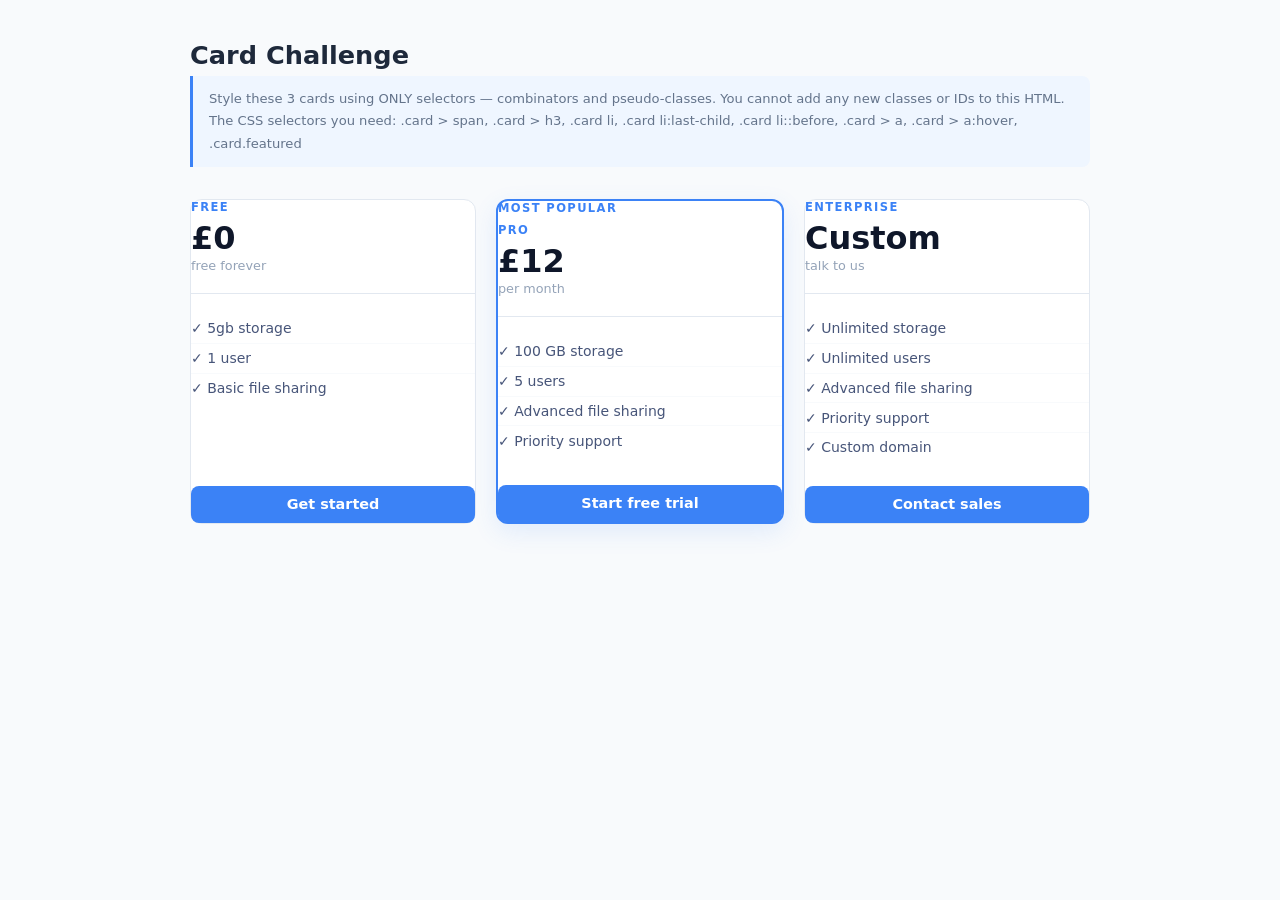
<file: DAY11/card.html>
<!DOCTYPE html>
<html lang="en">
<head>
  <meta charset="UTF-8">
  <meta name="viewport" content="width=device-width, initial-scale=1.0">
  <title>Day 11 — Card Component Challenge</title>
  <link rel="stylesheet" href="card.css">
</head>
<body>

  <div class="wrap">
    <h1>Card Challenge</h1>
    <p class="intro">
      Style these 3 cards using ONLY selectors — combinators and pseudo-classes.
      You cannot add any new classes or IDs to this HTML.
      The CSS selectors you need: .card > span, .card > h3, .card li, .card li:last-child, .card li::before, .card > a, .card > a:hover, .card.featured
    </p>

    <div class="cards-row">

      <!-- Card 1: Free -->
      <article class="card">
        <span>Free</span>
        <h3>£0</h3>
        <p>free forever</p>
        <ul>
          <li>5gb storage</li>
          <li>1 user</li>
          <li>Basic file sharing</li>
        </ul>
        <a href="#">Get started</a>
      </article>

      <!-- Card 2: Pro — featured -->
      <article class="card featured">
        <span>Most popular</span>
        <span>Pro</span>
        <h3>£12</h3>
        <p>per month</p>
        <ul>
          <li>100 GB storage</li>
          <li>5 users</li>
          <li>Advanced file sharing</li>
          <li>Priority support</li>
        </ul>
        <a href="#">Start free trial</a>
      </article>

      <!-- Card 3: Enterprise -->
      <article class="card">
        <span>Enterprise</span>
        <h3>Custom</h3>
        <p>talk to us</p>
        <ul>
          <li>Unlimited storage</li>
          <li>Unlimited users</li>
          <li>Advanced file sharing</li>
          <li>Priority support</li>
          <li>Custom domain</li>
        </ul>
        <a href="#">Contact sales</a>
      </article>

    </div>
  </div>

</body>
</html>
</file>
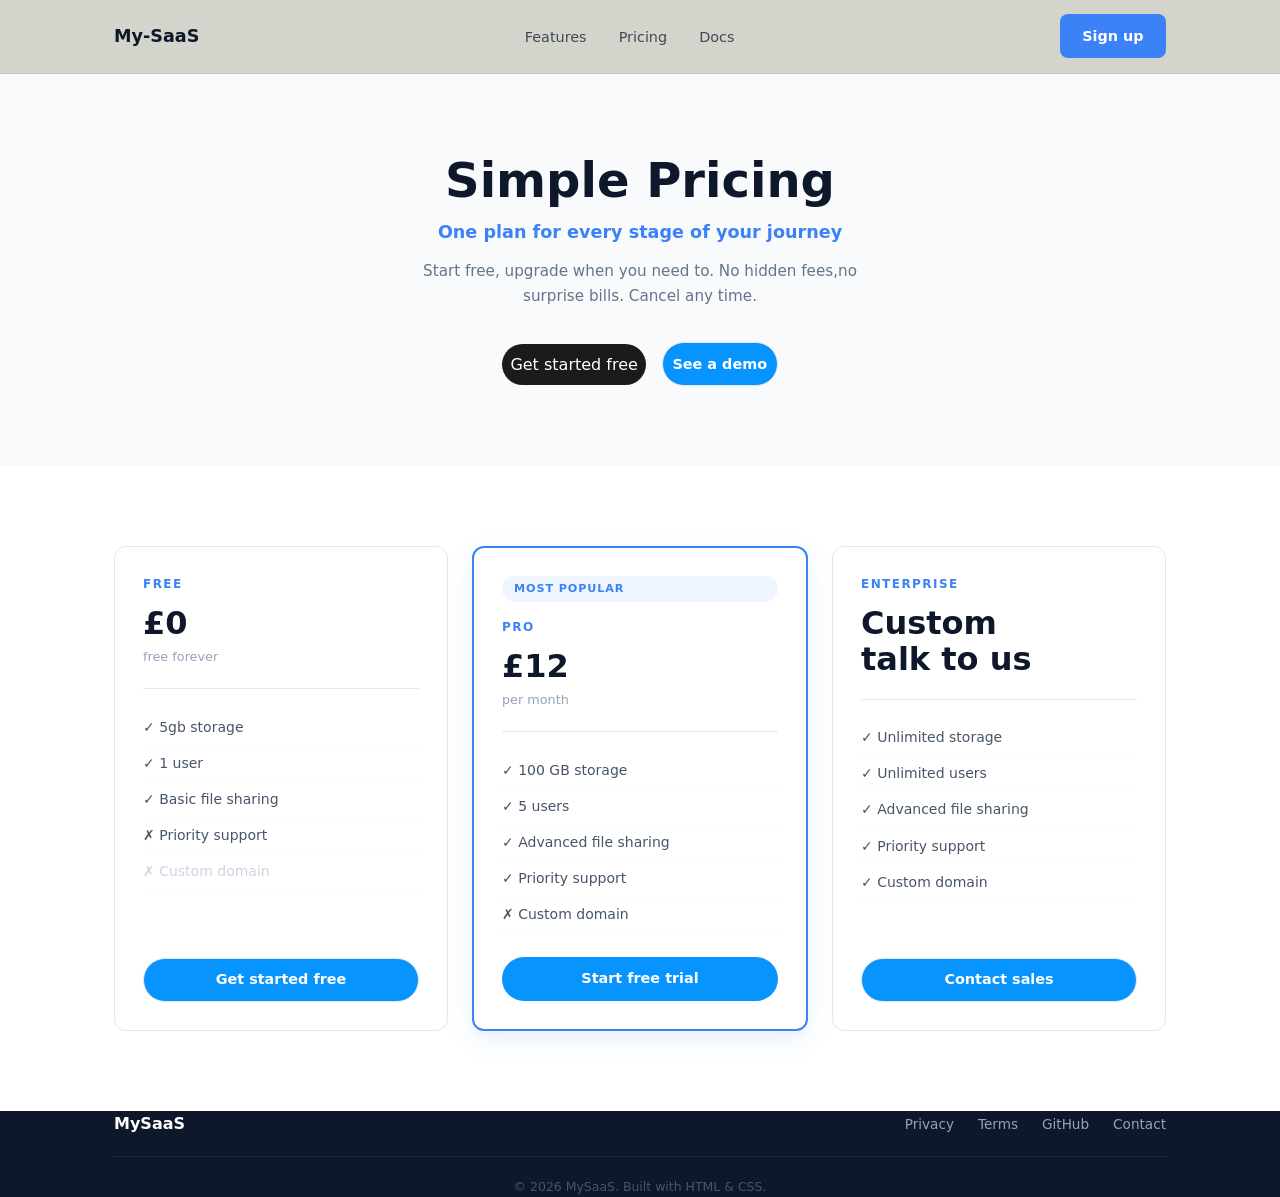
<file: DAY9/pricing.html>
<!DOCTYPE html>
<html lang="en">
<head>
    <meta charset="UTF-8">
    <meta name="viewport" content="width=device-width, initial-scale=1.0">
    <title>MySaaS - Pricing</title>
    <link rel="stylesheet" href="pricing.css">
</head>
<body>
    <!-- 
    my job : to add sticky, flexbox and space between
    -->

    <header>
        <nav class="nav">
            <a href="/" class="nav-logo">My-SaaS</a>

            <ul class="nav-links">
                <li><a href="#">Features</a></li>
                <li><a href="#">Pricing</a></li>
                <li><a href="#">Docs</a></li>
            </ul>

            <a href="#" class="btn btn-primary">Sign up</a>
        </nav>
    </header>

    <!-- my job : centered text, flexbox buttons -->
    <section class="hero">
        <div class="container">
            <h1>simple pricing</h1>
            <p class="plan-1">One plan for every stage of your journey</p>
            <p class="start-free">Start free, upgrade when you need to. No hidden fees,no surprise bills. Cancel any time.</p>
        </div>
        <div class="hero-actions">
            <a href="#pricing">Get started free</a>
            <a href="#" class="btn btn-secondary">See a demo</a>
        </div>
    </section>

    <!-- pricing cards - my job is create 3 equal cards side by side 
        middle card is featured / highlighted
    -->
        <section class="pricing" id="pricing">
            <div class="container">

                <!-- free card  -->
                <div class="pricing-card">
                <div class="card-header">
                    <span class="plan-name">Free</span>
                    <div class="plan-price">
                        <span class="price-amount">£0</span>
                        <span class="price-period">free forever</span>
                    </div>
                </div>
                    
        <ul class="feature-list">
            <li>✓ 5gb storage</li>
            <li>✓ 1 user</li>
            <li>✓ Basic file sharing</li>
            <li>✗ Priority support</li>
            <li class="disabled">✗ Custom domain</li>
        </ul>
 
        <a href="#" class="btn btn-secondary btn-full">Get started free</a>
                </div>

            <!-- pro card -->
            
        <div class="pricing-card featured">

        <span class="featured-badge">Most popular</span>

        <div class="card-header">
            <span class="plan-name">Pro</span>
            <div class="plan-price">
            <span class="price-amount">£12</span>
            <span class="price-period">per month</span>
        </div>
        
        </div>

        <ul class="feature-list">
            <li>✓ 100 GB storage</li>
            <li>✓ 5 users</li>
            <li>✓ Advanced file sharing</li>
            <li>✓ Priority support</li>
            <li>✗ Custom domain</li>
        </ul>

            <a href="#" class="btn btn-primary btn-full">Start free trial</a>

        </div>

        <!-- custom card -->
        <div class="pricing-card">

                <div class="card-header">
                <span class="plan-name">Enterprise</span>
                <div class="plan-price">
                    <span class="price-amount">Custom</span>
                    <span class="price-amount">talk to us</span>
                </div>
            
                </div>
    
                <ul class="feature-list">
                    <li>✓ Unlimited storage</li>
                <li>✓ Unlimited users</li>
                <li>✓ Advanced file sharing</li>
                <li>✓ Priority support</li>
                <li>✓ Custom domain</li>
                </ul>
    
                <a href="#" class="btn btn-secondary btn-full">Contact sales</a>
    
            </div>   

        </div>
        </section>

        <!-- footer my job : dark bg, flex, centered links -->
        <footer>
            <div class="container">
                <div class="footer-top">
                    <span class="footer-brand">MySaaS</span>
                    <ul class="footer-links">
                        <li><a href="#">Privacy</a></li>
                        <li><a href="#">Terms</a></li>
                        <li><a href="#">GitHub</a></li>
                        <li><a href="#">Contact</a></li>
                    </ul>
                </div>
                <p class="footer-copy">&copy; 2026 MySaaS. Built with HTML &amp; CSS.</p>
            </div>
        
        </footer>
</html>
</file>
<file: DAY11/selectors.css>
/* ════════════════════════════════════════════════
   DAY 11 — CSS Selectors Practice
   Fill in every ← WRITE THIS block.
   ════════════════════════════════════════════════ */

/* ── Reset ── */
*, *::before, *::after { box-sizing: border-box; margin: 0; padding: 0; }

/* ── Base ── already done ── */
body {
  font-family: system-ui, sans-serif;
  background: #f8fafc;
  color: #1e293b;
  line-height: 1.6;
  padding: 40px 24px 80px;
}

.wrap { max-width: 860px; margin: 0 auto; }

h1 {
  font-size: 1.8rem;
  font-weight: 800;
  margin-bottom: 6px;
}

.intro {
  color: #64748b;
  font-size: 0.88rem;
  margin-bottom: 40px;
}

.demo-block {
  background: #fff;
  border: 1px solid #e2e8f0;
  border-radius: 12px;
  padding: 24px;
  margin-bottom: 24px;
}

.demo-block h2 {
  font-size: 0.78rem;
  text-transform: uppercase;
  letter-spacing: 0.12em;
  color: #3b82f6;
  font-weight: 700;
  margin-bottom: 16px;
  padding-bottom: 10px;
  border-bottom: 1px solid #f1f5f9;
}


/* ╔══════════════════════════════════════════════╗
   ║   YOUR PRACTICE — fill in each block        ║
   ╚══════════════════════════════════════════════╝ */


/* ────────────────────────────────────────────────
   SECTION 1 — Basic Selectors
   ─────────────────────────────────────────────── */

/* Element selector — all paragraphs */
p {
  /* ← WRITE THIS */
  /* font-size, color, margin-bottom */
}

/* Class selector — only .highlight paragraphs */
.highlight {
  /* ← WRITE THIS */
  /* different color e.g. #3b82f6, font-weight bold */
}

/* Span is inline by default — make .block-span display as block */
.block-span {
  /* ← WRITE THIS */
  /* display: block */
  /* background, padding, margin-top, border-radius */
}


/* ────────────────────────────────────────────────
   SECTION 2 — Combinators
   ─────────────────────────────────────────────── */

/* Direct child — ONLY direct p children of .parent */
.parent > p {
  /* ← WRITE THIS */
  /* e.g. color: #3b82f6, font-weight: 600 */
}

/* Descendant — ANY p inside .parent including nested */
.parent p {
  /* ← WRITE THIS */
  /* e.g. background: #f8fafc, padding: 8px, border-radius: 6px */
}

/* Adjacent sibling — p IMMEDIATELY after h3 */
h3 + p {
  /* ← WRITE THIS */
  /* e.g. color: #3b82f6, font-weight: 600 */
}

/* General sibling — ALL p elements after h3 */
h3 ~ p {
  /* ← WRITE THIS */
  /* e.g. padding-left: 12px, border-left: 3px solid #e2e8f0 */
}


/* ────────────────────────────────────────────────
   SECTION 3 — Pseudo-classes
   ─────────────────────────────────────────────── */

.styled-list {
  list-style: none;
  margin-bottom: 20px;
}

.styled-list li {
  padding: 8px 12px;
  border-bottom: 1px solid #f1f5f9;
  font-size: 0.88rem;
}

/* First item bold */
.styled-list li:first-child {
  /* ← WRITE THIS */
  /* font-weight: 700 */
}

/* Second item blue background */
.styled-list li:nth-child(2) {
  /* ← WRITE THIS */
  /* background: #eff6ff, color: #3b82f6 */
}

/* Odd items light grey */
.styled-list li:nth-child(odd) {
  /* ← WRITE THIS */
  /* background: #f8fafc */
}

/* Last item muted and italic */
.styled-list li:last-child {
  /* ← WRITE THIS */
  /* color: #94a3b8, font-style: italic, border-bottom: none */
}

/* Button group */
.btn-group {
  display: flex;
  gap: 10px;
  margin-bottom: 20px;
  flex-wrap: wrap;
}

.btn {
  padding: 8px 16px;
  border-radius: 7px;
  border: 1px solid #e2e8f0;
  background: #fff;
  font-size: 0.85rem;
  cursor: pointer;
  transition: background 0.15s, transform 0.15s;
}

/* Hover state */
.btn:hover {
  /* ← WRITE THIS */
  /* background: #3b82f6, color: #fff, border-color: #3b82f6 */
}

/* Active — when clicked */
.btn:active {
  /* ← WRITE THIS */
  /* transform: scale(0.97) */
}

/* Disabled state */
.btn:disabled {
  /* ← WRITE THIS */
  /* opacity: 0.4, cursor: not-allowed */
}

/* Card group */
.card-group {
  display: flex;
  gap: 12px;
  flex-wrap: wrap;
}

.item-card {
  flex: 1;
  padding: 14px;
  border: 1px solid #e2e8f0;
  border-radius: 8px;
  font-size: 0.82rem;
  background: #fff;
  transition: opacity 0.15s;
}

/* Non-featured cards lower opacity */
.item-card:not(.featured) {
  /* ← WRITE THIS */
  /* opacity: 0.6 */
}

/* Featured card highlighted */
.item-card.featured {
  /* ← WRITE THIS */
  /* border: 2px solid #3b82f6 */
  /* background: #eff6ff */
  /* color: #1d4ed8 */
  /* font-weight: 600 */
}


/* ────────────────────────────────────────────────
   SECTION 4 — Pseudo-elements
   ─────────────────────────────────────────────── */

/* Blue decorative line under heading using ::after */
.underlined-heading {
  font-size: 1rem;
  font-weight: 700;
  margin-bottom: 16px;
  /* ← no need to write here — put it in ::after below */
}

.underlined-heading::after {
  /* ← WRITE THIS */
  /* content: "" */
  /* display: block */
  /* width: 48px */
  /* height: 3px */
  /* background: #3b82f6 */
  /* margin-top: 8px */
}

/* Check list — add ✓ before each item using ::before */
.check-list {
  list-style: none;
  margin-bottom: 16px;
}

.check-list li {
  padding: 6px 0;
  border-bottom: 1px solid #f1f5f9;
  font-size: 0.88rem;
  color: #475569;
}

.check-list li:last-child { border-bottom: none; }

.check-list li::before {
  /* ← WRITE THIS */
  /* content: "✓ " */
  /* color: #3b82f6 */
  /* font-weight: 700 */
}

/* Opening quote mark before .quote using ::before */
.quote {
  font-size: 0.9rem;
  color: #64748b;
  font-style: italic;
  padding-left: 20px;
  position: relative;
}

.quote::before {
  /* ← WRITE THIS */
  /* content: """ */
  /* color: #3b82f6 */
  /* font-size: 1.5rem */
  /* position: absolute */
  /* left: 0 */
  /* top: -4px */
}


/* ────────────────────────────────────────────────
   SECTION 5 — Attribute Selectors
   ─────────────────────────────────────────────── */

.attr-form {
  display: flex;
  flex-direction: column;
  gap: 10px;
  max-width: 400px;
  margin-bottom: 20px;
}

.attr-form input {
  padding: 8px 12px;
  border: 1px solid #e2e8f0;
  border-radius: 7px;
  font-size: 0.88rem;
  font-family: inherit;
}

/* Email input — blue border */
input[type="email"] {
  /* ← WRITE THIS */
  /* border: 2px solid #3b82f6 */
}

/* Password input — red border */
input[type="password"] {
  /* ← WRITE THIS */
  /* border: 2px solid #ef4444 */
}

/* Submit button — different look */
input[type="submit"] {
  /* ← WRITE THIS */
  /* background: #3b82f6, color: #fff, border: none, cursor: pointer */
}

/* Link list */
.link-list {
  display: flex;
  flex-direction: column;
  gap: 10px;
}

.link-list a {
  font-size: 0.85rem;
  color: #3b82f6;
  text-decoration: none;
  padding: 8px 12px;
  border: 1px solid #e2e8f0;
  border-radius: 7px;
  display: block;
  transition: background 0.15s;
}

.link-list a:hover { background: #f8fafc; }

/* HTTPS links — add lock icon before using ::before */
a[href^="https"]::before {
  /* ← WRITE THIS */
  /* content: "🔒 " */
}

/* HTTP links (not https) — add warning */
a[href^="http:"]:not([href^="https"])::before {
  /* ← WRITE THIS */
  /* content: "⚠️ " */
}

/* PDF links — add label after */
a[href$=".pdf"]::after {
  /* ← WRITE THIS */
  /* content: " [PDF]" */
  /* font-size: 0.75rem */
  /* color: #ef4444 */
  /* font-weight: 600 */
}
</file>
<file: DAY11/card.css>
/* ════════════════════════════════════════════════
   DAY 11 — Card Component Challenge
   
   Rules:
   - No new classes or IDs in the HTML
   - Style everything using selectors only
   - Use combinators and pseudo-classes
   ════════════════════════════════════════════════ */

/* ── Reset + Base — already done ── */
*, *::before, *::after { box-sizing: border-box; margin: 0; padding: 0; }

body {
  font-family: system-ui, sans-serif;
  background: #f8fafc;
  color: #1e293b;
  padding: 40px 24px 80px;
}

.wrap { max-width: 900px; margin: 0 auto; }

h1 { font-size: 1.6rem; font-weight: 800; margin-bottom: 6px; }
.intro {
  font-size: 0.82rem;
  color: #64748b;
  line-height: 1.7;
  margin-bottom: 32px;
  background: #eff6ff;
  border-left: 3px solid #3b82f6;
  padding: 12px 16px;
  border-radius: 0 8px 8px 0;
}

/* Cards row — already done */
.cards-row {
  display: flex;
  gap: 20px;
  align-items: stretch;
}


/* ╔══════════════════════════════════════════════╗
   ║   YOUR CHALLENGE — write every selector     ║
   ║   Do NOT add classes to the HTML            ║
   ╚══════════════════════════════════════════════╝ */

/* ── The card container ── */
.card {
  /* ← WRITE THIS */
flex: 1;
background:#fff;
border: 1px solid #e2e8f0;
border-radius: 0.75rem;
display: flex;
flex-direction: column;
transition: transform 0.2s, box-shadow 0.2s;
}

.card:hover {
  /* ← WRITE THIS */
    transform: translateY(-20px);
  box-shadow: 0 12px 24px rgba(0,0,0,0.08)
}

/* ── Featured card — highlighted ── */
.card.featured {
  /* ← WRITE THIS */
border: 2px solid  #3b82f6;
box-shadow: 0 8px 24px rgba(59,130,246,0.12) ;
}

/* ── Badge — direct child span ── */
/* Targets the plan name badge e.g. "FREE", "PRO" */
.card > span {
  /* ← WRITE THIS */
  /* display: block */
  /* font-size: 0.72rem */
  /* font-weight: 700 */
  /* text-transform: uppercase */
  /* letter-spacing: 0.12em */
  /* color: #3b82f6 */
  /* margin-bottom: 0.5rem */
display: block;
font-size: 0.72rem;
font-weight: 700;
text-transform: uppercase;
letter-spacing: 0.12em;
color: #3b82f6;
margin-bottom: 0.5rem;
}

/* ── Price heading ── */
.card > h3 {
  /* ← WRITE THIS */
  /* font-size: 2rem */
  /* font-weight: 800 */
  /* color: #0f172a */
  /* line-height: 1 */
  /* margin-bottom: 0.25rem */
font-size: 2rem;
font-weight: 800;
font-weight: 800;
color: #0f172a;
line-height: 1;
margin-bottom: 0.25rem;
}

/* ── Period text e.g. "per month", "free forever" ── */
.card > p {
  /* ← WRITE THIS */
  /* font-size: 0.8rem */
  /* color: #94a3b8 */
  /* margin-bottom: 1.25rem */
  font-size: 0.8rem;
  color: #94a3b8;
  margin-bottom: 1.25rem;
}

/* ── Feature list ── */
.card ul {
  /* ← WRITE THIS */
  /* list-style: none */
  /* border-top: 1px solid #e2e8f0 */
  /* padding-top: 1.25rem */
  /* margin-bottom: 1.5rem */
  /* flex: 1  ← pushes button to bottom */
  list-style:none;
  border-top: 1px solid #e2e8f0;
  padding-top: 1.25rem;
  margin-bottom: 1.5rem;
  flex:1
}

/* ── Each feature item ── */
.card li {
  /* ← WRITE THIS */
  /* font-size: 0.875rem */
  /* color: #475569 */
  /* padding: 0.4rem 0 */
  /* border-bottom: 1px solid #f8fafc */
    font-size: 0.875rem;
    color: #475579;
    padding: 0.4rem 0;
    border-bottom: 1px solid #f8fafc;
}

/* ── Remove border from last item ── */
.card li:last-child {
  /* ← WRITE THIS */
  /* border-bottom: none */
border-bottom:none;
}

/* ── Add checkmark before each item ── */
.card li::before {
  /* ← WRITE THIS */
  /* content: "✓  " */
  /* color: #3b82f6 */
  /* font-weight: 700 */
  content:"✓  ";
}

/* ── CTA button — direct child anchor ── */
.card > a {
  /* ← WRITE THIS */
  /* display: block */
  /* text-align: center */
  /* background: #3b82f6 */
  /* color: #fff */
  /* padding: 0.65rem */
  /* border-radius: 0.5rem */
  /* font-size: 0.9rem */
  /* font-weight: 600 */
  /* text-decoration: none */
  /* transition: background 0.2s, transform 0.15s */
  /* margin-top: auto  ← pins button to bottom */
  display: block;
  text-align: center;
  background: #3b82f6;
  color: #fff;
  padding: 0.65rem;
  border-radius:0.5rem ;
  font-size: 0.9rem;
  font-weight: 600;
  text-decoration: none;
  transition: background 0.2s, transform 0.15s;
  margin-top: auto;
}

/* ── Button hover ── */
.card > a:hover {
  /* ← WRITE THIS */
  /* background: #2563eb */
  /* transform: translateY(-1px) */
  background-color: #2563eb;
  transform:translateY(-1px) ;
}
</file>
<file: DAY9/pricing.css>
*, *::before, *::after {
    box-sizing: border-box;
    margin: 0;
    padding: 0;

}

html{
    font-size: 16px;
    scroll-behavior: smooth;
}

body{
    font-family: system-ui, -apple-system, BlinkMacSystemFont, 'Segoe UI', Roboto, Oxygen, Ubuntu, Cantarell, 'Open Sans', 'Helvetica Neue', sans-serif;
    color: #1e293b;
    background: #ffffff;
    line-height: 1.6;   
}

ul{list-style: none;}
a{text-decoration: none;}

.container{
    max-width: 1100px;
    margin: 0 auto;
    padding: 0 1.5rem;
}

/* button - already done */

.btn {
    display: inline-block;
    padding: 0.65rem 1.4rem;
    border-radius: 0.5rem;
    font-size: 0.9rem;
    font-weight: 600;
    cursor: pointer;
    border: none;
    transition: background 0.2s, transform 0.15s;
}

.btn:hover           { transform: translateY(-1px); }
.btn-primary         { background: #3b82f6; color: #fff; }
.btn-primary:hover   { background: #2563eb; }
.btn-secondary       { background: #f1f5f9; color: #1e293b; border: 1px solid #e2e8f0; }
.btn-secondary:hover { background: #e2e8f0; }
.btn-full            { display: block; text-align: center; width: 100%; }

/* card internals - already done */

.card-header {
    margin-bottom: 1.25rem;
}

.plan-name {
    display: block;
    font-size: 0.75rem;
    font-weight: 700;
    text-transform: uppercase;
    letter-spacing: 0.12em;
    color: #3b82f6;
    margin-bottom: 0.75rem;
}

.price-amount {
    display: block;
    font-size: 2rem;
    font-weight: 800;
    color: #0f172a;
    line-height: 1;
    margin-bottom: 0.25rem;
}

.price-period {
font-size: 0.8rem;
    color: #94a3b8;
}

.feature-list {
    border-top: 1px solid #e2e8f0;
    padding-top: 1.25rem;
    margin-bottom: 1.5rem;
}

.feature-list li {
    font-size: 0.875rem;
    color: #475569;
    padding: 0.4rem 0;
    border-bottom: 1px solid #f8fafc;
}

.feature-list li.disabled {
    color: #cbd5e1;
}

.featured-badge {
    display: inline-block;
    font-size: 0.7rem;
    font-weight: 700;
    text-transform: uppercase;
    letter-spacing: 0.08em;
    background: #eff6ff;
    color: #3b82f6;
    padding: 0.25rem 0.75rem;
    border-radius: 99px;
    margin-bottom: 1rem;
}

/*  footer - already done */

.footer-brand {
    font-size: 1rem;
    font-weight: 800;
    color: #fff;
}

.footer-links a {
    font-size: 0.85rem;
    color: #94a3b8;
    transition: color 0.15s;
}

.footer-links a:hover { color: #fff; }

.footer-copy {
    font-size: 0.78rem;
    color: #475569;
    text-align: center;
    padding-top: 1.25rem;
    border-top: 1px solid #1e293b;
    margin-top: 1.25rem;
}

/* typography - already done */

.hero h1 {
    font-size: clamp(2rem, 5vw, 3rem);
    font-weight: 900;
    color: #0f172a;
    line-height: 1.1;
    margin-bottom: 0.75rem;
    text-transform: capitalize;
}

.plan-1 {
    font-size: 1.1rem;
    font-weight: 600;
    color: #3b82f6;
    margin-bottom: 0.75rem;
}

.start-free {
    font-size: 0.95rem;
    color: #64748b;
    max-width: 480px;
    margin: 0 auto 2rem;
    line-height: 1.7;
}

/* This is the place where my work begins */

header{
    position: sticky;
    top:0;
    z-index: 100;
    background-color:rgb(211, 212, 203);
    border-bottom: 1px solid #c1c3c5;
}

.nav{
    display: flex;
    justify-content: space-between;
    align-items: center;
    max-width: 1100px;
    margin: 0 auto;
    padding: 0.9rem 1.5rem;
}

.nav-logo{
    font-weight: 800;
    font-size: 1.1rem;
    color: #0f172a;
}

.nav-links{
display: flex;
gap: 2rem;
align-items: center;  
}

.nav-links a {
    color: #3e4957;
    font-size: 0.9rem;
}

.nav-links a:hover{
    color: #3b82f6;
}

/* hero section */

.hero{
    padding: 5rem 0;
    text-align: center;
    background: #f8fafc;
}

.hero-actions{
    display:flex;
    justify-content: center;
    gap: 1rem;
    align-items: center;
}

.hero-actions a{
    background: #1b1b1c;
    color: #fff;
    padding: 0.5rem;
    border-radius: 1.5rem;
}

a.btn.btn-secondary {background: rgb(8, 148, 255); color: #fff; padding: 0.6rem;border-radius: 1.8rem;  }


/* pricing section - this is also my part to do
    3 equals side by side
    Middle card is featured (highlighted border)
*/

.pricing{
    padding: 5rem 0;
}

.pricing .container{
    display: flex;
    gap: 1.5rem;
    justify-content: space-between;
    align-items: stretch;
   
}

.pricing-card{
    flex: 1;
    background: #fff;
  border: 1px solid #e2e8f0;
  border-radius: 0.75rem;
  padding: 1.75rem;
  display: flex;
  flex-direction: column;
}

.pricing-card.featured {        /* no space — same element */
    border: 2px solid #3b82f6;
    box-shadow: 0 8px 24px rgba(59,130,246,0.12);
}

.pricing-card .btn {
    margin-top: auto;           /* ← pushes button to bottom of card */
  }

a.btn.btn-primary.btn-full{
    border-radius: 1.5rem;
    background: #0894ff;
}

footer{
    background: #0f172a;
    color:#94a3b8;
}

.footer-top{
    display: flex;
    justify-content: space-between;
    align-items: center;
}

.footer-links{
    display: flex;
    gap: 1.5rem;
}

@media(max-width:600px){
    .nav-links{
        display: none;
    }
    .pricing-card{
        flex: 0 0 100%;
        display: flex;
    }
    .hero-actions{
        flex-direction:column;
        align-items: center;
    }
    .footer-top{
        flex-direction: column;
        gap: 1.5rem;
        text-align: center;
    }

    .footer-links{
        flex-wrap: wrap;
    }
}

@media (max-width: 900px) {
        .pricing .container {
        flex-wrap: wrap;
        }
        .pricing-card {
        flex: 0 0 calc(50% - 0.75rem);
        }
    }
</file>
